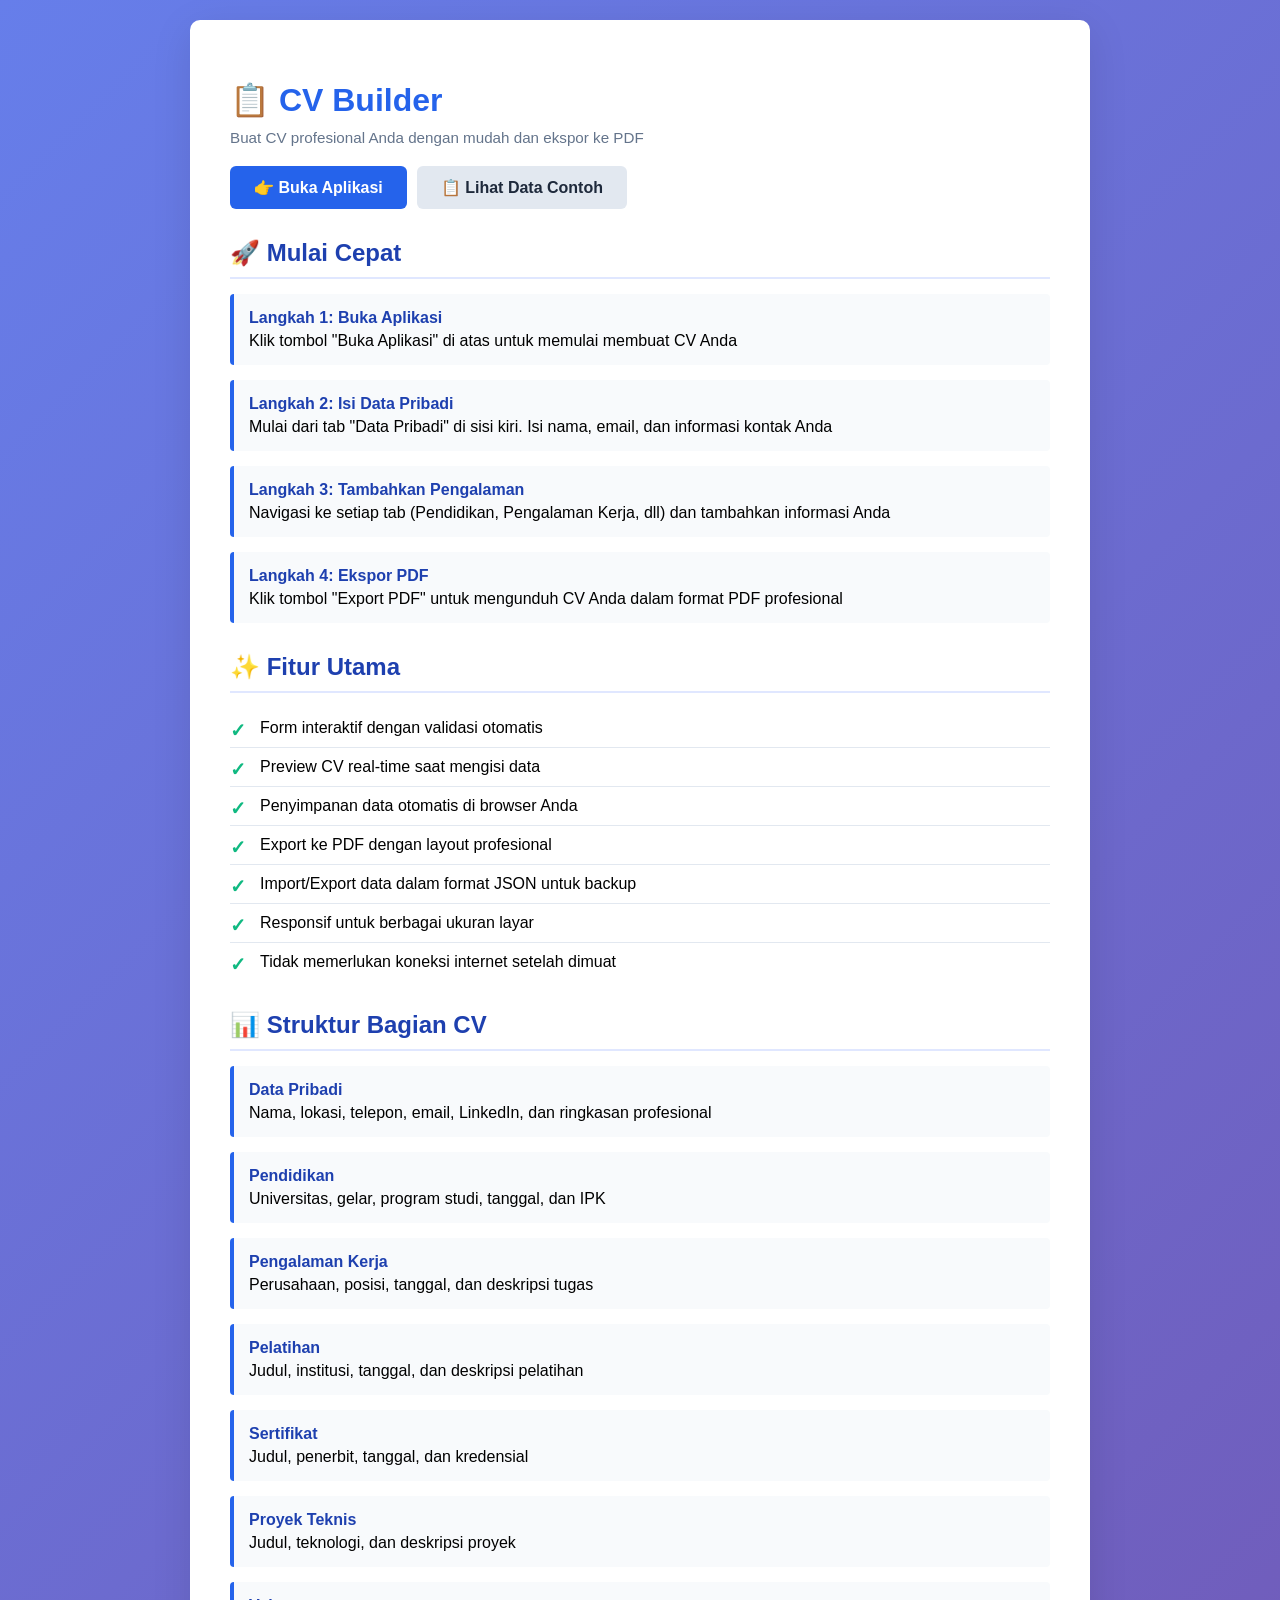
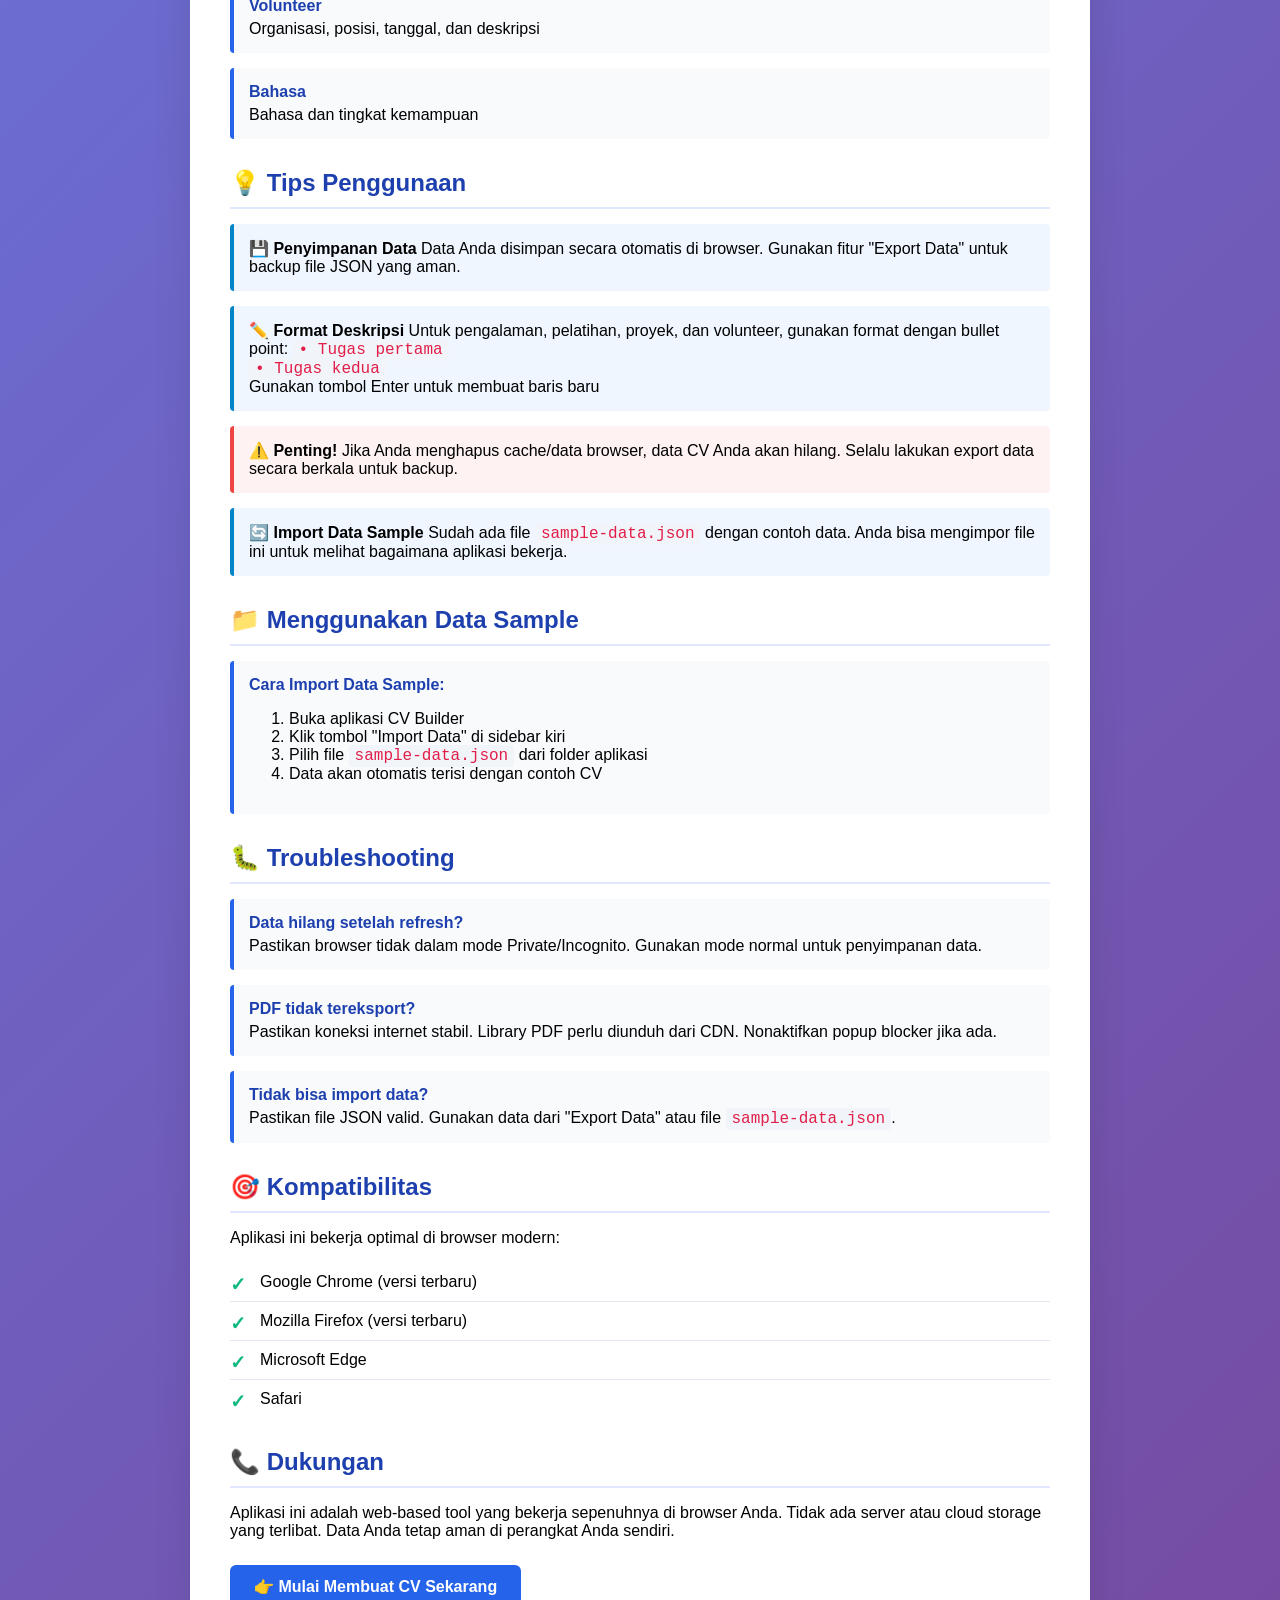
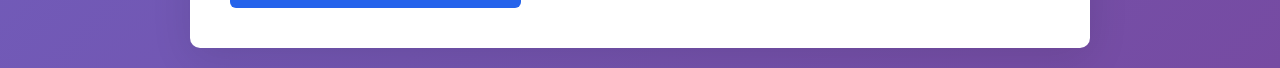
<file: guide.html>
<!DOCTYPE html>
<html lang="id">
<head>
    <meta charset="UTF-8">
    <meta name="viewport" content="width=device-width, initial-scale=1.0">
    <title>CV Builder - Panduan Cepat</title>
    <style>
        body {
            font-family: -apple-system, BlinkMacSystemFont, 'Segoe UI', 'Roboto', 'Oxygen', 'Ubuntu', 'Cantarell', sans-serif;
            max-width: 900px;
            margin: 0 auto;
            padding: 20px;
            background: linear-gradient(135deg, #667eea 0%, #764ba2 100%);
            min-height: 100vh;
        }
        .container {
            background: white;
            border-radius: 10px;
            box-shadow: 0 10px 40px rgba(0,0,0,0.1);
            padding: 40px;
        }
        h1 {
            color: #2563eb;
            margin-bottom: 10px;
        }
        h2 {
            color: #1e40af;
            margin-top: 30px;
            margin-bottom: 15px;
            border-bottom: 2px solid #e0e7ff;
            padding-bottom: 10px;
        }
        .section {
            margin-bottom: 25px;
        }
        .step {
            background: #f8fafc;
            border-left: 4px solid #2563eb;
            padding: 15px;
            margin-bottom: 15px;
            border-radius: 4px;
        }
        .step strong {
            color: #1e40af;
            display: block;
            margin-bottom: 5px;
        }
        .button-group {
            display: flex;
            gap: 10px;
            margin-top: 20px;
            flex-wrap: wrap;
        }
        .btn {
            display: inline-block;
            padding: 12px 24px;
            border: none;
            border-radius: 6px;
            font-size: 1rem;
            cursor: pointer;
            text-decoration: none;
            text-align: center;
            font-weight: 600;
            transition: all 0.3s ease;
        }
        .btn-primary {
            background-color: #2563eb;
            color: white;
        }
        .btn-primary:hover {
            background-color: #1e40af;
            transform: translateY(-2px);
            box-shadow: 0 5px 15px rgba(37, 99, 235, 0.3);
        }
        .btn-secondary {
            background-color: #e2e8f0;
            color: #1e293b;
        }
        .btn-secondary:hover {
            background-color: #cbd5e1;
        }
        code {
            background: #f1f5f9;
            padding: 2px 6px;
            border-radius: 4px;
            font-family: 'Courier New', monospace;
            color: #e11d48;
        }
        .feature-list {
            list-style: none;
            padding: 0;
        }
        .feature-list li {
            padding: 10px 0;
            border-bottom: 1px solid #e2e8f0;
            padding-left: 30px;
            position: relative;
        }
        .feature-list li:before {
            content: "✓";
            position: absolute;
            left: 0;
            color: #10b981;
            font-weight: bold;
            font-size: 1.2rem;
        }
        .feature-list li:last-child {
            border-bottom: none;
        }
        .warning {
            background: #fef2f2;
            border-left: 4px solid #ef4444;
            padding: 15px;
            border-radius: 4px;
            margin: 15px 0;
        }
        .info {
            background: #eff6ff;
            border-left: 4px solid #0284c7;
            padding: 15px;
            border-radius: 4px;
            margin: 15px 0;
        }
        .subtitle {
            color: #64748b;
            font-size: 0.95rem;
            margin-top: 5px;
        }
    </style>
</head>
<body>
    <div class="container">
        <h1>📋 CV Builder</h1>
        <p class="subtitle">Buat CV profesional Anda dengan mudah dan ekspor ke PDF</p>

        <div class="button-group">
            <a href="index.html" class="btn btn-primary">👉 Buka Aplikasi</a>
            <button class="btn btn-secondary" onclick="showSampleData()">📋 Lihat Data Contoh</button>
        </div>

        <h2>🚀 Mulai Cepat</h2>
        <div class="section">
            <div class="step">
                <strong>Langkah 1: Buka Aplikasi</strong>
                Klik tombol "Buka Aplikasi" di atas untuk memulai membuat CV Anda
            </div>
            <div class="step">
                <strong>Langkah 2: Isi Data Pribadi</strong>
                Mulai dari tab "Data Pribadi" di sisi kiri. Isi nama, email, dan informasi kontak Anda
            </div>
            <div class="step">
                <strong>Langkah 3: Tambahkan Pengalaman</strong>
                Navigasi ke setiap tab (Pendidikan, Pengalaman Kerja, dll) dan tambahkan informasi Anda
            </div>
            <div class="step">
                <strong>Langkah 4: Ekspor PDF</strong>
                Klik tombol "Export PDF" untuk mengunduh CV Anda dalam format PDF profesional
            </div>
        </div>

        <h2>✨ Fitur Utama</h2>
        <div class="section">
            <ul class="feature-list">
                <li>Form interaktif dengan validasi otomatis</li>
                <li>Preview CV real-time saat mengisi data</li>
                <li>Penyimpanan data otomatis di browser Anda</li>
                <li>Export ke PDF dengan layout profesional</li>
                <li>Import/Export data dalam format JSON untuk backup</li>
                <li>Responsif untuk berbagai ukuran layar</li>
                <li>Tidak memerlukan koneksi internet setelah dimuat</li>
            </ul>
        </div>

        <h2>📊 Struktur Bagian CV</h2>
        <div class="section">
            <div class="step">
                <strong>Data Pribadi</strong>
                Nama, lokasi, telepon, email, LinkedIn, dan ringkasan profesional
            </div>
            <div class="step">
                <strong>Pendidikan</strong>
                Universitas, gelar, program studi, tanggal, dan IPK
            </div>
            <div class="step">
                <strong>Pengalaman Kerja</strong>
                Perusahaan, posisi, tanggal, dan deskripsi tugas
            </div>
            <div class="step">
                <strong>Pelatihan</strong>
                Judul, institusi, tanggal, dan deskripsi pelatihan
            </div>
            <div class="step">
                <strong>Sertifikat</strong>
                Judul, penerbit, tanggal, dan kredensial
            </div>
            <div class="step">
                <strong>Proyek Teknis</strong>
                Judul, teknologi, dan deskripsi proyek
            </div>
            <div class="step">
                <strong>Volunteer</strong>
                Organisasi, posisi, tanggal, dan deskripsi
            </div>
            <div class="step">
                <strong>Bahasa</strong>
                Bahasa dan tingkat kemampuan
            </div>
        </div>

        <h2>💡 Tips Penggunaan</h2>
        <div class="section">
            <div class="info">
                <strong>💾 Penyimpanan Data</strong>
                Data Anda disimpan secara otomatis di browser. Gunakan fitur "Export Data" untuk backup file JSON yang aman.
            </div>
            <div class="info">
                <strong>✏️ Format Deskripsi</strong>
                Untuk pengalaman, pelatihan, proyek, dan volunteer, gunakan format dengan bullet point:
                <code>• Tugas pertama</code><br>
                <code>• Tugas kedua</code><br>
                Gunakan tombol Enter untuk membuat baris baru
            </div>
            <div class="warning">
                <strong>⚠️ Penting!</strong>
                Jika Anda menghapus cache/data browser, data CV Anda akan hilang. Selalu lakukan export data secara berkala untuk backup.
            </div>
            <div class="info">
                <strong>🔄 Import Data Sample</strong>
                Sudah ada file <code>sample-data.json</code> dengan contoh data. Anda bisa mengimpor file ini untuk melihat bagaimana aplikasi bekerja.
            </div>
        </div>

        <h2>📁 Menggunakan Data Sample</h2>
        <div class="section">
            <div class="step">
                <strong>Cara Import Data Sample:</strong>
                <ol>
                    <li>Buka aplikasi CV Builder</li>
                    <li>Klik tombol "Import Data" di sidebar kiri</li>
                    <li>Pilih file <code>sample-data.json</code> dari folder aplikasi</li>
                    <li>Data akan otomatis terisi dengan contoh CV</li>
                </ol>
            </div>
        </div>

        <h2>🐛 Troubleshooting</h2>
        <div class="section">
            <div class="step">
                <strong>Data hilang setelah refresh?</strong>
                Pastikan browser tidak dalam mode Private/Incognito. Gunakan mode normal untuk penyimpanan data.
            </div>
            <div class="step">
                <strong>PDF tidak tereksport?</strong>
                Pastikan koneksi internet stabil. Library PDF perlu diunduh dari CDN. Nonaktifkan popup blocker jika ada.
            </div>
            <div class="step">
                <strong>Tidak bisa import data?</strong>
                Pastikan file JSON valid. Gunakan data dari "Export Data" atau file <code>sample-data.json</code>.
            </div>
        </div>

        <h2>🎯 Kompatibilitas</h2>
        <div class="section">
            <p>Aplikasi ini bekerja optimal di browser modern:</p>
            <ul class="feature-list">
                <li>Google Chrome (versi terbaru)</li>
                <li>Mozilla Firefox (versi terbaru)</li>
                <li>Microsoft Edge</li>
                <li>Safari</li>
            </ul>
        </div>

        <h2>📞 Dukungan</h2>
        <div class="section">
            <p>Aplikasi ini adalah web-based tool yang bekerja sepenuhnya di browser Anda. Tidak ada server atau cloud storage yang terlibat. Data Anda tetap aman di perangkat Anda sendiri.</p>
        </div>

        <div class="button-group">
            <a href="index.html" class="btn btn-primary">👉 Mulai Membuat CV Sekarang</a>
        </div>
    </div>

    <script>
        function showSampleData() {
            const sampleData = {
                personal: {
                    fullName: "Hendra Febrianto",
                    location: "Malang, Indonesia",
                    phone: "+6287821074461",
                    email: "hendraf13@outlook.com",
                    linkedin: "Hendra Febrianto",
                    summary: "Lulusan Informatika dengan minat kuat di bidang Cyber Security..."
                },
                education: 1,
                experience: 4,
                training: 3,
                certificates: 9,
                projects: 2,
                volunteer: 1,
                languages: 2
            };
            
            alert(`Contoh Data CV yang tersedia:\n\n` +
                  `• Nama: ${sampleData.personal.fullName}\n` +
                  `• Email: ${sampleData.personal.email}\n` +
                  `• Pendidikan: ${sampleData.education} entry\n` +
                  `• Pengalaman: ${sampleData.experience} entry\n` +
                  `• Pelatihan: ${sampleData.training} entry\n` +
                  `• Sertifikat: ${sampleData.certificates} entry\n` +
                  `• Proyek: ${sampleData.projects} entry\n` +
                  `• Volunteer: ${sampleData.volunteer} entry\n` +
                  `• Bahasa: ${sampleData.languages} entry\n\n` +
                  `Gunakan tombol "Import Data" untuk mengimpor sample-data.json`);
        }
    </script>
</body>
</html>
</file>
